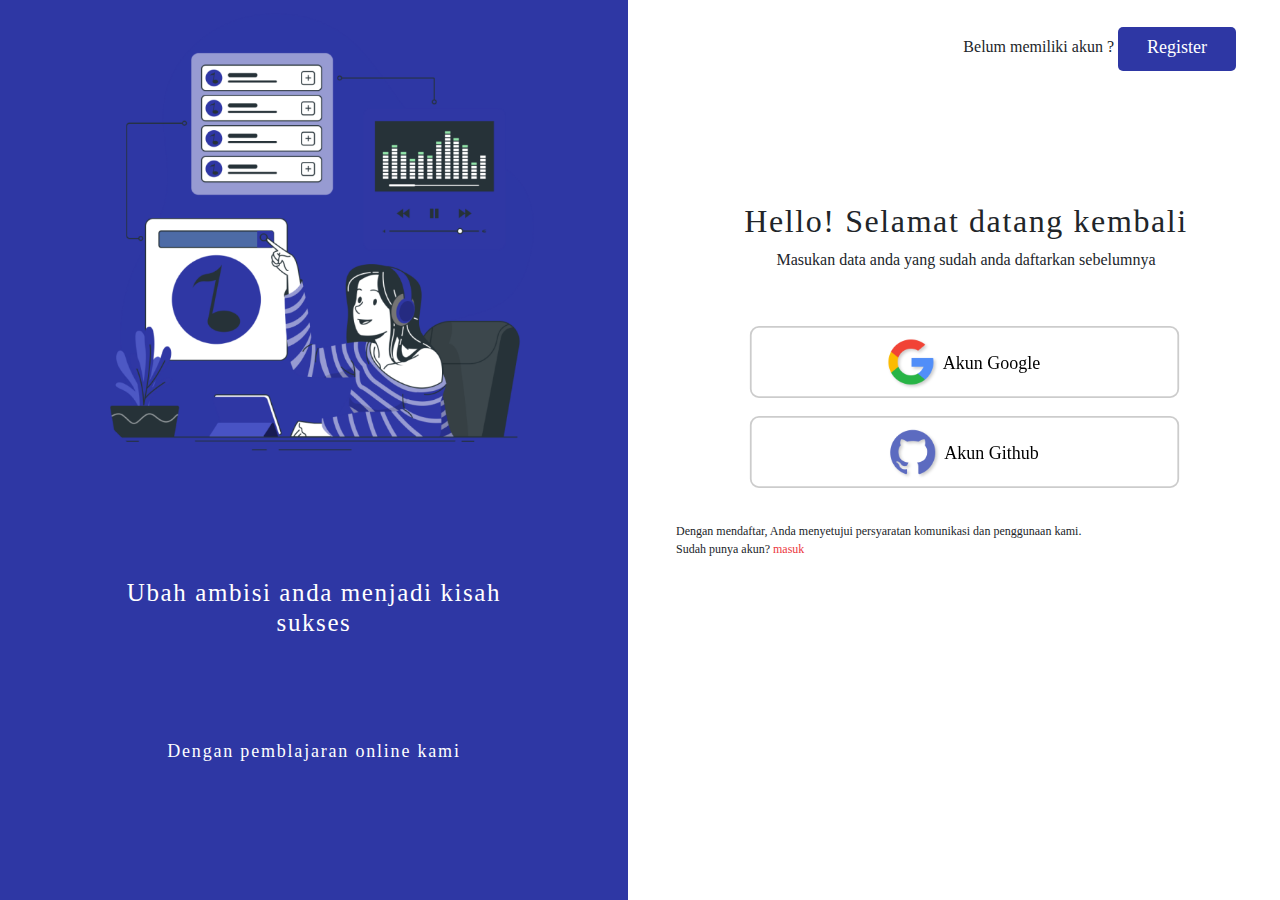
<file: frontend/Login.html>
<!DOCTYPE html>
<html lang="en">
  <head>
    <meta charset="UTF-8" />
    <meta http-equiv="X-UA-Compatible" content="IE=edge" />
    <meta name="viewport" content="width=device-width, initial-scale=1.0" />
    <link rel="stylesheet" href="assets/css/style.css" />
    <link rel="stylesheet" href="library/bootstrap/css/bootstrap.css" />
    <link rel="stylesheet" href="library/bootstrap/css/bootstrap.min.css" />
    <link rel="stylesheet" href="library/icon/css/all.min.css" />
    <title>LetsID-Login</title>
  </head>
  <body>
    <section class="hero">
      <div class="row">
        <div class="col-md-6 first-column ">
          <div class="kolom-1 d-grid place-items-center text-center">
            <img src="../frontend/assets/images/bg-sign.png" alt="" class="mx-auto" />
            <h2>Ubah ambisi anda menjadi kisah <br>
              sukses </h2>
              <h4>Dengan pemblajaran online kami</h4>
          </div>
        </div>
        <div class="col-md-6 second-column">
          <div class="container">
          <div class="kolom-2 h-100 ">
              <div class="top py-3 d-flex justify-content-end">
                <span>Belum memiliki akun ?<span>
                <a href="#" class=" btn btn-regis">Register</a>
              </span>
            </div>
            <div class="content text-center">
              <h3 class="fs-2 fw-3">Hello! Selamat datang kembali</h3>
              <p>Masukan data anda yang sudah anda daftarkan sebelumnya</p>
            </div>
            <div class="btn-sigup ">
              <img src="../frontend/assets/images/li 1.png" alt="" class="d-lg-none logo">
              <button type="submit" class="d-flex justify-content-center align-items-center">
                <img src="./assets/images/icon/icon-google.png" alt="google-icon" class="btn-icon">
                <p class="star">Akun Google</p>
              </button>
              <button type="submit" class="d-flex justify-content-center align-items-center">
                <img src="./assets/images/icon/icon-github.png" alt="google-icon" class="btn-icon">
                <p class="star">Akun Github</p>
              </button>
            </div>
            <div class="ketentuan">
              <p>Dengan mendaftar, Anda menyetujui persyaratan komunikasi 
                dan penggunaan kami. <br> Sudah punya akun? <a href="#">masuk</a></p>
            </div>
        </div>
      </div>
      </div>
    </section>
    <script src="library/bootstrap/js/bootstrap.bundle.min.js"></script>
  </body>
</html>
</file>
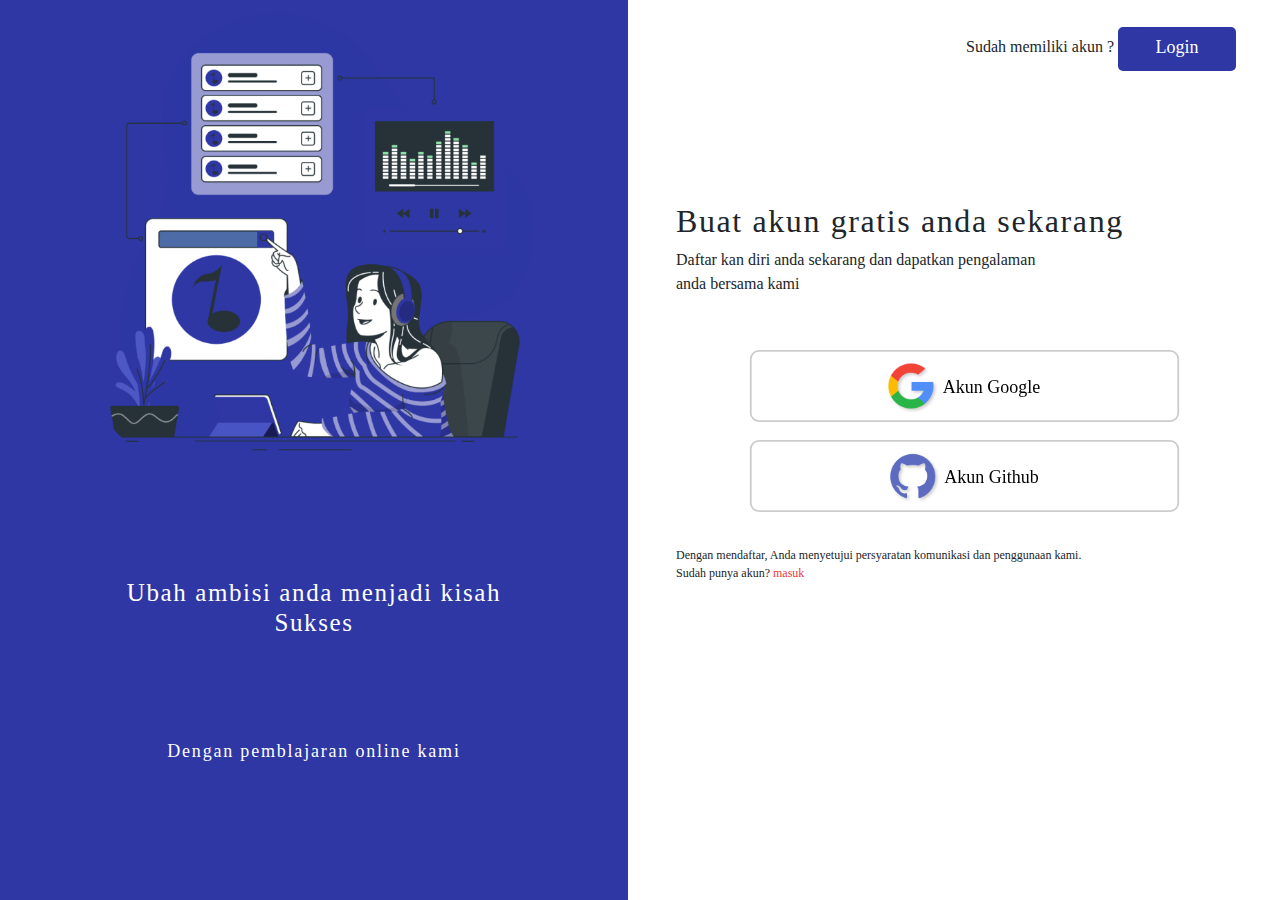
<file: frontend/Sign.html>
<!DOCTYPE html>
<html lang="en">
  <head>
    <meta charset="UTF-8" />
    <meta http-equiv="X-UA-Compatible" content="IE=edge" />
    <meta name="viewport" content="width=device-width, initial-scale=1.0" />
    <link rel="stylesheet" href="assets/css/style.css" />
    <link rel="stylesheet" href="library/bootstrap/css/bootstrap.css" />
    <link rel="stylesheet" href="library/bootstrap/css/bootstrap.min.css" />
    <link rel="stylesheet" href="library/icon/css/all.min.css" />
    <title>LetsID-lets start</title>
  </head>
  <body>
    <section class="hero">
      <div class="row">
        <div class="col-md-6 first-column ">
          <div class="kolom-1 d-grid place-items-center text-center">
            <img src="../frontend/assets/images/bg-sign.png" alt="" class="mx-auto" />
            <h2>Ubah ambisi anda menjadi kisah <br>
              Sukses </h2>
              <h4>Dengan pemblajaran online kami</h4>
          </div>
        </div>
        <div class="col-md-6 second-column">
          <div class="container">
          <div class="kolom-2 h-100 ">
              <div class="top py-3 d-flex justify-content-end">
                <span>Sudah memiliki akun ?<span>
                <a href="#" class=" btn btn-login">Login</a>
              </span>
            </div>
            <div class="content">
              <h3 class="fs-2 fw-3">Buat akun gratis anda sekarang</h3>
              <p>Daftar kan diri anda sekarang dan dapatkan  pengalaman 
                <br> anda bersama kami</p>
            </div>
            <div class="btn-sigup">
              <button type="submit" class="d-flex justify-content-center align-items-center">
                <img src="./assets/images/icon/icon-google.png" alt="google-icon" class="btn-icon">
                <p class="star">Akun Google</p>
              </button>
              <button type="submit" class="d-flex justify-content-center align-items-center">
                <img src="./assets/images/icon/icon-github.png" alt="google-icon" class="btn-icon">
                <p class="star">Akun Github</p>
              </button>
            </div>
            <div class="ketentuan">
              <p>Dengan mendaftar, Anda menyetujui persyaratan komunikasi 
                dan penggunaan kami. <br> Sudah punya akun? <a href="#">masuk</a></p>
            </div>
        </div>
      </div>
      </div>
    </section>
    <script src="library/bootstrap/js/bootstrap.bundle.min.js"></script>
  </body>
</html>
</file>
<file: frontend/assets/css/style.css>
:root {
  --font-title: "poppins-bold";
  --font-second: "poppins";
  --main-color: #fff;
  --primary-color: #2e37a4;
  --secondary-color: #fe721c;
  --hover-color: #1f2579;
  --white-text: #ffffff;
  --black-text: #000;
}
* {
  margin: 0;
  padding: 0;
  box-sizing: border-box;
}
h1,
h2,
h3 {
  letter-spacing: 0.1rem;
}
/* Dekstop Version */
/* Navbar */
.navbar {
  background: var(--main-color);
}
.navbar .navbar-brand {
  width: 122px;
  color: #000;
  margin-right: 60px;
}
.navbar .Logo-Brand {
  width: 57.24px;
  height: 54.47px;
}
.navbar .nav-link {
  font-size: 20px;
  margin-right: 40px;
  font-family: var(--font-second);
  color: var(--color-primary) !important;
}
.navbar .nav-link:hover::after {
  content: "";
  width: 60%;
  display: block;
  border-bottom: 3px solid var(--primary-color);
  margin: auto;
  padding-bottom: 3px;
  margin-bottom: -6px;
}

.navbar .btn-login {
  width: 160px;
  height: 45px;
  border-radius: 27px;
  background-color: var(--primary-color);
  font-family: var(--font-second);
  font-weight: bold;
  font-size: 20px;
  padding-top: 5px;
  color: #fff;
}
.navbar .btn:hover {
  background: var(--hover-color);
}
/* akhir navbar */

/* Home section */
.Home-section {
  background: var(--main-color);
  max-height: 100vh;
  font-family: var(--font-second);
  padding-top: 4%;
}
.Home-section .Home-row h1 {
  font-family: var(--font-title);
  font-weight: bold;
  font-size: 45px;
}
.Home-section .Home-row p {
  font-family: var(--font-second);
  font-size: 20px;
  letter-spacing: 1px;
  margin-top: 20px;
  margin-bottom: 50px;
}

.Home-section .Home-search {
  width: 400px;
  height: 55px;
  border: none;
  border-radius: 5px 0px 0px 5px;
  box-shadow: 2px 3px 5px rgba(0, 0, 0, 0.2);
  font-family: var(--font-second);
  padding-left: 20px;
  color: #78797e;
}

.Home-section .fa-search {
  position: absolute;
  padding-top: 8px;
  font-size: 40px;
  color: #fff;
  background-color: var(--primary-color);
  border-radius: 0px 5px 5px 0px;
  box-shadow: 2px 3px 5px rgba(0, 0, 0, 0.2);
  width: 80px;
  height: 55px;
}
.Home-section .fa-search:hover {
  background-color: var(--hover-color);
}
.Home-section img {
  width: 390px;
}
/* Roadmap-section */
.Roadmap-section {
  padding-top: 5%;
  font-family: var(--font-second);
  background-color: var(--main-color);
  min-height: 100vh;
}
.Roadmap-section h1 {
  font-size: 36px;
  font-weight: bold;
}

.Roadmap-section .card-Roadmap {
  width: 20rem;
  border-radius: 18px;
  border: none;
  box-shadow: 2px 3px 5px rgba(0, 0, 0, 0.2);
  font-family: var(--font-second);
  background-color: #fff;
  transition: transform 0.3s;
  cursor: pointer;
}

.Roadmap-section .card-Roadmap:hover {
  transform: translateY(-15px);
  transition: transform 0.3s;
}

.Roadmap-section .card-Roadmap img {
  width: 200px;
  height: 200px;
}

.Roadmap-section .card-Roadmap h5 {
  font-size: 24px;
  font-weight: bold;
}
.Roadmap-section .card-Roadmap p {
  font-size: 18px;
}
.Roadmap-section .card-Roadmap .btn-gabung {
  background: var(--primary-color);
  border-radius: 50px;
  box-shadow: 2px 3px 5px rgba(0, 0, 0, 0.2);
}
.Roadmap-section .card-Roadmap .btn-gabung:hover {
  background: var(--hover-color);
}
.Roadmap-section .card-Roadmap a {
  color: var(--white-text);
  font-size: 20px;
  letter-spacing: 2px;
}

.Daftar-section {
  display: flex;
  justify-content: center;
  align-items: center;
  padding-bottom: 5%;
  font-family: var(--font-second);
  background-image: url(../images/jumbotron.png);
  background-size: cover;
  min-height: 100vh;
  max-width: 100%;
}
.Daftar-section .btn-daftar {
  background: var(--primary-color);
  width: 250px;
  height: 45px;
  font-size: 20px;
  color: #fff;
  border-radius: 25px;
  box-shadow: 3px 3px 7px rgba(0, 0, 0, 0.2);
  transform: scale(1);
  transition: 0.5s ease-in-out;
}
.Daftar-section .btn-daftar:hover {
  transform: scale(1.2);
  transition: 0.5s ease-in-out;
  color: #fff;
  background: var(--hover-color);
}

.Daftar-section p {
  font-size: 20px;
}
/* benefit-section */
.benefit-section {
  min-height: 100vh;
  background: var(--main-color);
  font-family: var(--font-second);
}
.benefit-section .benefit-content {
  margin-bottom: 5em;
}
.benefit-section .benefit {
  letter-spacing: 0.12rem;
  font-size: 14px;
}
.benefit-section img {
  margin-top: -10%;
  width: 600px;
}

/* course-section */
.Course-section {
  padding-top: 5%;
  padding-bottom: 7%;
  font-family: var(--font-second);
  /* background: #f6f8fd; */
}
.Course-section p {
  font-size: 20px;
}
.Course-section .card-course {
  width: 346px;
  height: 340px;
  box-shadow: 2px 3px 5px rgba(0, 0, 0, 0.2);
  border-radius: 20px;
  border: none;
  cursor: pointer;
  transition: transform 0.3s;
  margin-top: 20px;
}

.Course-section .card-course:hover {
  transform: translateY(-15px);
  transition: transform 0.3s;
}

.Course-section img {
  padding: 15px;
  border-radius: 26px;
}

.Course-section .Icon-Recomend {
  position: relative;
  left: 0px;
  top: -35px;
}
.Course-section .component .card-text {
  position: relative;
  top: -19px;
}
/* akhir Home Page */

.footer-section {
  padding-top: 5%;
  height: 60vh;
  font-family: var(--font-second);
  background: var(--primary-color);
  color: var(--white-text);
}
.footer-section img {
  width: 30%;
}
.footer-section p {
  margin-top: 25px;
  letter-spacing: 0.1em;
  font-size: 16px;
}
.footer-section ul {
  position: relative;
  left: -30px;
  margin-top: 35px;
}

.footer-section li {
  list-style: none;
  text-decoration: none;
}
.footer-section li a {
  text-decoration: none;
  line-height: 2.1em;
  letter-spacing: 0.1em;
  font-size: 16px;
  color: #000;
}
.footer-section li a:hover {
  text-decoration: none;
  line-height: 2.1em;
  letter-spacing: 0.1em;
  font-size: 16px;
  color: #66dddd;
}

.footer-section .text-product {
  margin-top: 40px;
  letter-spacing: 0.1em;
  line-height: 2em;
  font-size: 16px;
}

.footer-section .list-group-item {
  position: relative;
  left: -8%;
  border: none;
  background: none;
  font-size: 50px;
  cursor: pointer;
  margin-top: 15px;
  color: var(--white-text);
}
.footer-section .list-group-item:nth-child(1):hover {
  color: red;
}
.footer-section .list-group-item:nth-child(2):hover {
  background: #121fcf;
  background: -webkit-linear-gradient(to right, #121fcf 0%, #ff26e9 50%, #cf601f 100%);
  background: -moz-linear-gradient(to right, #121fcf 0%, #ff26e9 50%, #cf601f 100%);
  background: linear-gradient(to right, #121fcf 0%, #ff26e9 50%, #cf601f 100%);
  -webkit-background-clip: text;
  -webkit-text-fill-color: transparent;
}
.footer-section .list-group-item:nth-child(3):hover {
  color: #548cff;
}

/* /Sigup Page */
.hero {
  font-family: var(--font-second);
  box-sizing: border-box;
  margin: 0;
  padding: 0;
}
.hero .kolom-1 {
  background: var(--primary-color);
  min-height: 100vh;
  color: #fff;
}
.hero .kolom-1 h2 {
  font-size: 25px;
}

.hero .kolom-1 h4 {
  margin-top: -5%;
  font-size: 18px;
  letter-spacing: 0.1em;
}

.hero img {
  width: 70%;
}
.hero .kolom-2 span {
  margin-top: 10px;
  margin-right: 10px;
}
.hero .kolom-2 .btn-login {
  width: 118px;
  height: 44px;
  position: relative;
  top: 3%;
  border-radius: 5px;
  background: var(--primary-color);
  color: #fff;
  font-size: 18px;
}
.hero .kolom-2 .btn-regis {
  width: 118px;
  height: 44px;
  position: relative;
  top: 3%;
  border-radius: 5px;
  background: var(--primary-color);
  color: #fff;
  font-size: 18px;
}
.hero .content {
  margin-top: 20%;
}
.hero .btn-sigup {
  margin-top: 50px;
  margin-left: 50px;
}
.hero .btn-sigup button {
  width: 477px;
  height: 80px;
  background: none;
  border: 2px solid rgba(0, 0, 0, 0.2);
  padding: 5px 5px 5px 5px;
  border-radius: 10px;
  transform: scale(0.9);
  transition: 0.7s ease-in-out;
  margin-bottom: 10px;
}
.hero .btn-sigup button:hover {
  transform: scale(0.95);
  transition: 0.5s ease-in-out;
  border: 2px solid rgba(0, 0, 0, 0.5);
}
.hero .btn-icon {
  width: 50px;
  margin-right: 10px;
  filter: drop-shadow(2px 2px 2px rgba(0, 0, 0, 0.2));
}
.hero .star {
  font-size: 20px;
  padding-top: 18px;
}
.hero .ketentuan {
  margin-top: 30px;
  font-size: 12px;
  flex-direction: column;
}
.hero .ketentuan a {
  text-decoration: none;
  color: #eb3740;
}

/* 404 not found page */
.notfound-section {
  background: var(--main-color);
  min-height: 100vh;
  font-family: var(--font-second);
}
.notfound-section h1 {
  color: var(--primary-color);
}

.notfound-section img {
  width: 100%;
}
.notfound-section .btn-notfound-section {
  background: var(--primary-color);
  width: 250px;
  height: 45px;
  font-size: 20px;
  color: #fff;
  border-radius: 25px;
  box-shadow: 3px 3px 7px rgba(0, 0, 0, 0.2);
  transform: scale(1);
  transition: 0.5s ease-in-out;
}
.notfound-section .btn-notfound-section:hover {
  transform: scale(1.2);
  transition: 0.5s ease-in-out;
  color: #fff;
  background: var(--hover-color);
}

/* Breakpoint */
/* version mobile */
@media (max-width: 575.98px) {
  /* Landing page */
  .navbar .btn-login {
    width: 100%;
    height: 55px;
    border-radius: 25px;
    font-family: var(--font-second);
    font-size: 20px;
    padding-top: 10px;
    color: #fff;
  }
  .navbar .nav-link:hover:after {
    display: none;
  }
  /* home section */
  .Home-section {
    background: var(--main-color);
    font-family: var(--font-second);
  }
  .Home-section img {
    margin-top: 40px;
    width: 80%;
  }
  .Home-section .Home-row .btn-daftar {
    width: 100%;
  }
  .Home-section .Home-row h1 {
    font-family: var(--font-title);
    font-size: 40px;
  }
  .Home-section .Home-row p {
    font-family: var(--font-second);
    font-size: 18px;
    letter-spacing: 0.5px;
    margin-top: 50px;
  }
  .Home-section .Home-search {
    width: 100%;
  }
  .Home-section .fa-search {
    display: none;
  }
  /*  Roadmap-section*/
  .Roadmap-section {
    font-family: var(--font-second);
    padding-top: 10%;
    max-width: 100vh;
  }
  .Roadmap-section .row-Roadmap {
    margin-top: 20px;
  }
  .Roadmap-section .card-Roadmap {
    width: 100%;
    border-radius: 18px;
    border: none;
    box-shadow: 2px 3px 5px rgba(0, 0, 0, 0.2);
    font-family: var(--font-second);
    background-color: #fff;
    cursor: pointer;
    margin-bottom: 10px;
  }
  .Roadmap-section .card-Roadmap:hover {
    transform: none;
  }

  .Fitur-section .card-Fitur {
    width: 100%;
    margin-bottom: 10px;
  }

  .Course-section .card-course {
    width: 100%;
    margin-bottom: 20px;
  }

  .Course-section .card-course:hover {
    transform: none;
    transition: none;
  }

  .Daftar-section {
    display: flex;
    justify-content: center;
    align-items: center;
    padding-bottom: 5%;
    font-family: var(--font-second);
    background-image: none;
    background-size: none;
    min-height: 80vh;
    max-width: 100%;
  }
  /* benefit section */
  .benefit-section img {
    display: none;
  }

  .footer-section {
    height: 100vh;
  }
  .footer-section .list-group-item {
    position: relative;
    left: 2.5%;
    border: none;
    background: none;
    font-size: 40px;
    cursor: pointer;
  }

  /* sign/sign up */
  .hero .kolom-2 .btn-login {
    margin-left: 10px;
    width: 80px;
    height: 44px;
    position: relative;
    top: 3%;
    border-radius: 5px;
    background: var(--primary-color);
    color: #fff;
    font-size: 18px;
  }
  .hero .kolom-2 .btn-regis {
    margin-left: 5px;
    width: 90px;
    height: 40px;
    position: relative;
    top: 3%;
    border-radius: 5px;
    background: var(--primary-color);
    color: #fff;
    font-size: 16px;
  }

  .hero {
    background: var(--main-color);
    min-height: 100vh;
  }
  .hero .first-column {
    display: none;
  }
  .hero .btn-sigup {
    position: relative;
    top: 4em;
    left: -3em;
    right: 0;
  }

  .hero .btn-sigup button {
    position: relative;
    width: 300px;
    height: 80px;
  }
  .hero .btn-sigup .logo {
    position: relative;
    transform: translateX(50%);
  }

  .hero .btn-sigup .btn-icon {
    width: 40px;
    padding-top: 30px;
  }

  .hero .btn-sigup .logo {
    width: 130px;
  }

  .hero .content h3 {
    font-size: 20px;
    position: absolute;
    top: 5em;
    left: 0;
    bottom: 0;
    text-align: center;
  }
  .hero .content p {
    display: none;
  }
  .hero .ketentuan {
    position: absolute;
    bottom: 0;
  }

  /* notfound page */
  .notfound-section img {
    width: 100%;
  }
  /* akhir landing page */

  /* 404 not found page */
  .notfound-section .container {
    display: flex;
    justify-content: center;
    align-items: center;
    min-height: 80vh;
  }
  .notfound-section h1 {
    font-size: 40px;
    letter-spacing: 0.1rem;
  }
  .notfound-section h1,
  h2,
  img,
  .btn-notfound-section {
    padding-bottom: 2rem;
  }
  /* sign in/up */
}

/* akhir breakpoint */
</file>
